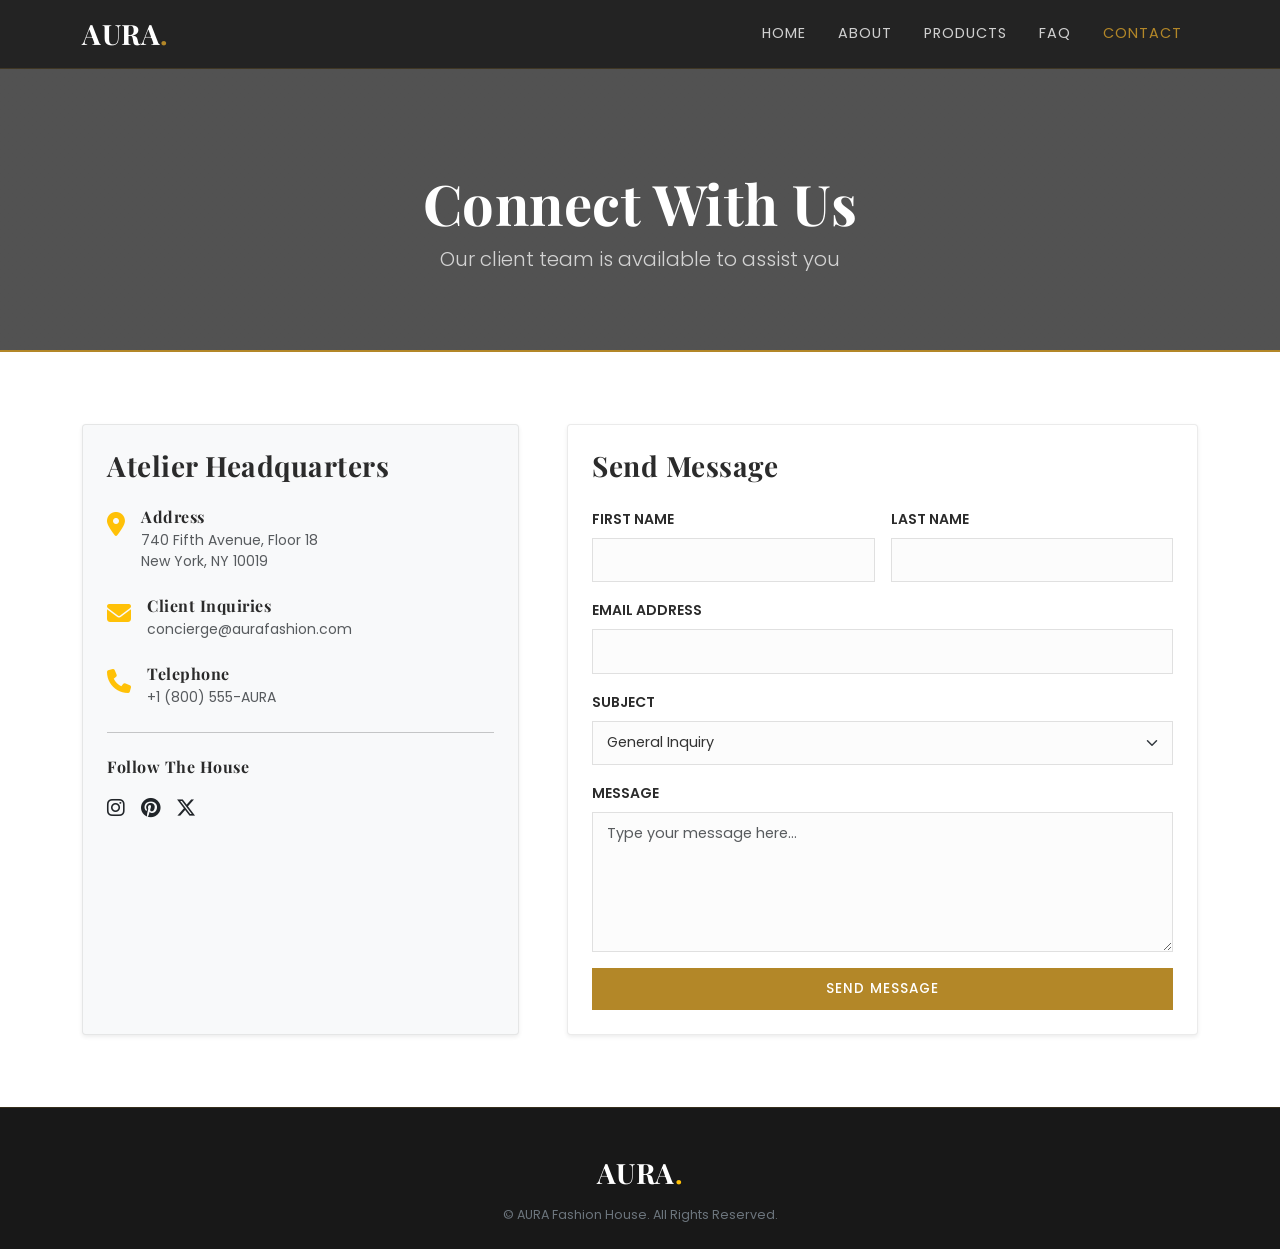
<file: contact.html>
<!DOCTYPE html>
<html lang="en">
<head>
  <meta charset="UTF-8">
  <meta name="viewport" content="width=device-width, initial-scale=1.0">
  <title>Contact Us | AURA Fashion House</title>
  
  <link href="https://cdn.jsdelivr.net/npm/bootstrap@5.3.2/dist/css/bootstrap.min.css" rel="stylesheet">
  <link rel="stylesheet" href="https://cdnjs.cloudflare.com/ajax/libs/font-awesome/6.4.0/css/all.min.css">
  <link rel="stylesheet" href="style.css">

  <style>
    /* Custom Hovering Board Effects */
    .hover-card {
      transition: transform 0.3s cubic-bezier(0.165, 0.84, 0.44, 1), box-shadow 0.3s cubic-bezier(0.165, 0.84, 0.44, 1);
      border-radius: 4px;
      border: 1px solid rgba(0, 0, 0, 0.08) !important;
    }

    .hover-card:hover {
      transform: translateY(-8px);
      box-shadow: 0 15px 30px rgba(0, 0, 0, 0.12) !important;
    }

    /* Standardized Form Input Styling */
    .custom-form-control {
      background-color: #fcfcfc;
      border: 1px solid #e0e0e0;
      color: #333333;
      padding: 0.65rem 0.9rem;
      font-size: 0.9rem;
      transition: border-color 0.25s ease, box-shadow 0.25s ease;
    }

    .custom-form-control:focus {
      background-color: #ffffff;
      border-color: var(--accent-color, #d4af37);
      box-shadow: 0 0 0 0.2rem rgba(212, 175, 55, 0.15);
      color: #111111;
    }

    /* Fixed Standard Size & Resizing Rules for Message Textarea */
    textarea.custom-form-control {
      height: 140px;
      resize: vertical;
      min-height: 100px;
      max-height: 250px;
    }
  </style>
</head>
<body>

  <!-- NAVIGATION BAR -->
  <nav class="navbar navbar-expand-lg navbar-dark navbar-custom sticky-top">
    <div class="container">
      <a class="navbar-brand fw-bold fs-3 text-uppercase" href="index.html">AURA<span style="color: var(--accent-color, #d4af37);">.</span></a>
      <button class="navbar-toggler border-0" type="button" data-bs-toggle="collapse" data-bs-target="#navMenu">
        <span class="navbar-toggler-icon"></span>
      </button>
      <div class="collapse navbar-collapse" id="navMenu">
        <ul class="navbar-nav ms-auto text-uppercase">
          <li class="nav-item"><a class="nav-link" href="index.html">Home</a></li>
          <li class="nav-item"><a class="nav-link" href="about.html">About</a></li>
          <li class="nav-item"><a class="nav-link" href="products.html">Products</a></li>
          <li class="nav-item"><a class="nav-link" href="faq.html">FAQ</a></li>
          <li class="nav-item"><a class="nav-link active" href="contact.html">Contact</a></li>
        </ul>
      </div>
    </div>
  </nav>

  <!-- PAGE HEADER -->
  <header class="page-header">
    <div class="container">
      <h1 class="display-4 fw-bold">Connect With Us</h1>
      <p class="lead opacity-75">Our client team is available to assist you</p>
    </div>
  </header>

  <!-- CONTACT FORM & DETAILS SECTION -->
  <section class="py-5 bg-white">
    <div class="container py-4">
      <div class="row g-5">
        
        <!-- Contact Info Left Column (Hover Board) -->
        <div class="col-lg-5">
          <div class="p-4 bg-light h-100 shadow-sm hover-card">
            <h3 class="fw-bold mb-4">Atelier Headquarters</h3>
            
            <div class="d-flex align-items-start mb-4">
              <div class="fs-4 text-warning me-3"><i class="fa-solid fa-location-dot"></i></div>
              <div>
                <h6 class="fw-bold mb-1">Address</h6>
                <p class="text-muted small mb-0">740 Fifth Avenue, Floor 18<br>New York, NY 10019</p>
              </div>
            </div>

            <div class="d-flex align-items-start mb-4">
              <div class="fs-4 text-warning me-3"><i class="fa-solid fa-envelope"></i></div>
              <div>
                <h6 class="fw-bold mb-1">Client Inquiries</h6>
                <p class="text-muted small mb-0">concierge@aurafashion.com</p>
              </div>
            </div>

            <div class="d-flex align-items-start mb-4">
              <div class="fs-4 text-warning me-3"><i class="fa-solid fa-phone"></i></div>
              <div>
                <h6 class="fw-bold mb-1">Telephone</h6>
                <p class="text-muted small mb-0">+1 (800) 555-AURA</p>
              </div>
            </div>

            <hr class="my-4">
            <h6 class="fw-bold mb-3">Follow The House</h6>
            <div class="d-flex gap-3 fs-5">
              <a href="#" class="text-dark"><i class="fa-brands fa-instagram"></i></a>
              <a href="#" class="text-dark"><i class="fa-brands fa-pinterest"></i></a>
              <a href="#" class="text-dark"><i class="fa-brands fa-x-twitter"></i></a>
            </div>
          </div>
        </div>

        <!-- Contact Form Right Column (Hover Board) -->
        <div class="col-lg-7">
          <form onsubmit="event.preventDefault();" class="p-4 bg-white shadow-sm hover-card">
            <h3 class="fw-bold mb-4">Send Message</h3>
            
            <div class="row g-3">
              <div class="col-md-6">
                <label class="form-label fw-semibold small text-uppercase">First Name</label>
                <input type="text" class="form-control rounded-0 custom-form-control" required>
              </div>
              <div class="col-md-6">
                <label class="form-label fw-semibold small text-uppercase">Last Name</label>
                <input type="text" class="form-control rounded-0 custom-form-control" required>
              </div>
              <div class="col-12">
                <label class="form-label fw-semibold small text-uppercase">Email Address</label>
                <input type="email" class="form-control rounded-0 custom-form-control" required>
              </div>
              <div class="col-12">
                <label class="form-label fw-semibold small text-uppercase">Subject</label>
                <select class="form-select rounded-0 custom-form-control">
                  <option selected>General Inquiry</option>
                  <option>Order Status</option>
                  <option>Bespoke Consultation</option>
                  <option>Press & Media</option>
                </select>
              </div>
              <div class="col-12">
                <label class="form-label fw-semibold small text-uppercase">Message</label>
                <textarea class="form-control rounded-0 custom-form-control" placeholder="Type your message here..." required></textarea>
              </div>
              <div class="col-12">
                <button type="submit" class="btn btn-gold w-100">Send Message</button>
              </div>
            </div>
          </form>
        </div>

      </div>
    </div>
  </section>

  <!-- FOOTER SECTION -->
  <footer class="pt-5 pb-4">
    <div class="container text-center">
      <h3 class="text-white fw-bold mb-3">AURA<span class="text-warning">.</span></h3>
      <p class="small text-secondary mb-0">&copy; AURA Fashion House. All Rights Reserved.</p>
    </div>
  </footer>

  <script src="https://cdn.jsdelivr.net/npm/bootstrap@5.3.2/dist/js/bootstrap.bundle.min.js"></script>
</body>
</html>
</file>
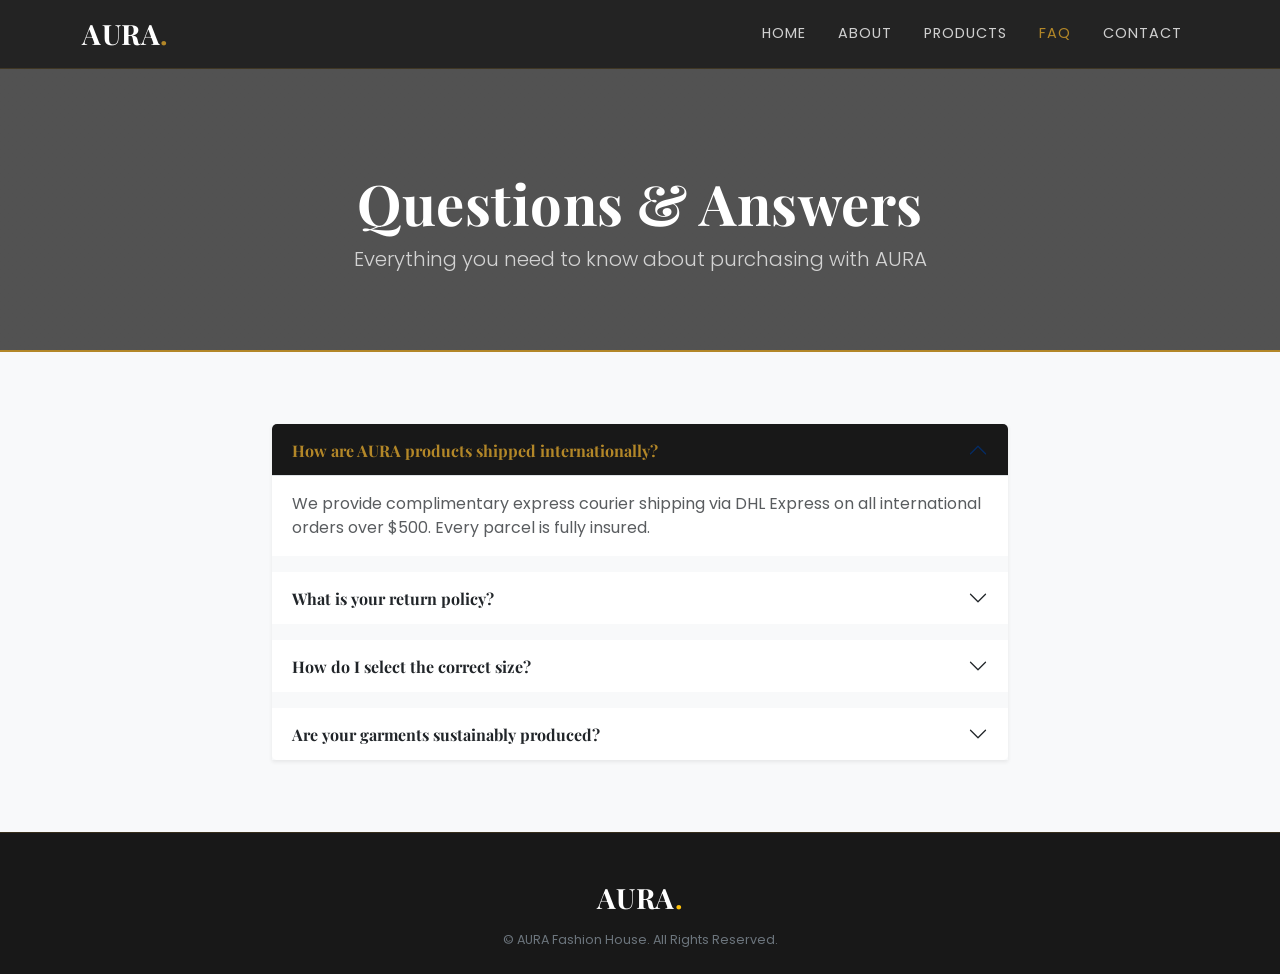
<file: faq.html>
<!DOCTYPE html>
<html lang="en">
<head>
  <meta charset="UTF-8">
  <meta name="viewport" content="width=device-width, initial-scale=1.0">
  <title>Frequently Asked Questions | AURA</title>
  
  <link href="https://cdn.jsdelivr.net/npm/bootstrap@5.3.2/dist/css/bootstrap.min.css" rel="stylesheet">
  <link rel="stylesheet" href="https://cdnjs.cloudflare.com/ajax/libs/font-awesome/6.4.0/css/all.min.css">
  <link rel="stylesheet" href="style.css">
</head>
<body>

  <!-- NAVIGATION BAR -->
  <nav class="navbar navbar-expand-lg navbar-dark navbar-custom sticky-top">
    <div class="container">
      <a class="navbar-brand fw-bold fs-3 text-uppercase" href="index.html">AURA<span style="color: var(--accent-color);">.</span></a>
      <button class="navbar-toggler border-0" type="button" data-bs-toggle="collapse" data-bs-target="#navMenu">
        <span class="navbar-toggler-icon"></span>
      </button>
      <div class="collapse navbar-collapse" id="navMenu">
        <ul class="navbar-nav ms-auto text-uppercase">
          <li class="nav-item"><a class="nav-link" href="index.html">Home</a></li>
          <li class="nav-item"><a class="nav-link" href="about.html">About</a></li>
          <li class="nav-item"><a class="nav-link" href="products.html">Products</a></li>
          <li class="nav-item"><a class="nav-link active" href="faq.html">FAQ</a></li>
          <li class="nav-item"><a class="nav-link" href="contact.html">Contact</a></li>
        </ul>
      </div>
    </div>
  </nav>

  <!-- PAGE HEADER -->
  <header class="page-header">
    <div class="container">
      <h1 class="display-4 fw-bold">Questions & Answers</h1>
      <p class="lead opacity-75">Everything you need to know about purchasing with AURA</p>
    </div>
  </header>

  <!-- FAQ ACCORDION SECTION -->
  <section class="py-5 bg-light">
    <div class="container py-4">
      <div class="row justify-content-center">
        <div class="col-lg-8">
          
          <div class="accordion shadow-sm" id="faqAccordion">
            
            <!-- Question 1 -->
            <div class="accordion-item border-0 mb-3">
              <h2 class="accordion-header" id="headingOne">
                <button class="accordion-button fw-bold" type="button" data-bs-toggle="collapse" data-bs-target="#collapseOne">
                  How are AURA products shipped internationally?
                </button>
              </h2>
              <div id="collapseOne" class="accordion-collapse collapse show" data-bs-parent="#faqAccordion">
                <div class="accordion-body text-muted">
                  We provide complimentary express courier shipping via DHL Express on all international orders over $500. Every parcel is fully insured.
                </div>
              </div>
            </div>

            <!-- Question 2 -->
            <div class="accordion-item border-0 mb-3">
              <h2 class="accordion-header" id="headingTwo">
                <button class="accordion-button collapsed fw-bold" type="button" data-bs-toggle="collapse" data-bs-target="#collapseTwo">
                  What is your return policy?
                </button>
              </h2>
              <div id="collapseTwo" class="accordion-collapse collapse" data-bs-parent="#faqAccordion">
                <div class="accordion-body text-muted">
                  We accept returns within 14 days of receipt for unworn items in original packaging with security tags attached.
                </div>
              </div>
            </div>

            <!-- Question 3 -->
            <div class="accordion-item border-0 mb-3">
              <h2 class="accordion-header" id="headingThree">
                <button class="accordion-button collapsed fw-bold" type="button" data-bs-toggle="collapse" data-bs-target="#collapseThree">
                  How do I select the correct size?
                </button>
              </h2>
              <div id="collapseThree" class="accordion-collapse collapse" data-bs-parent="#faqAccordion">
                <div class="accordion-body text-muted">
                  Specific garment measurements are listed under each product entry. You can also consult our sizing guide on the contact page.
                </div>
              </div>
            </div>

            <!-- Question 4 -->
            <div class="accordion-item border-0">
              <h2 class="accordion-header" id="headingFour">
                <button class="accordion-button collapsed fw-bold" type="button" data-bs-toggle="collapse" data-bs-target="#collapseFour">
                  Are your garments sustainably produced?
                </button>
              </h2>
              <div id="collapseFour" class="accordion-collapse collapse" data-bs-parent="#faqAccordion">
                <div class="accordion-body text-muted">
                  Yes, 100% of our collections are manufactured in limited production runs to eliminate waste and prevent overproduction.
                </div>
              </div>
            </div>

          </div>

        </div>
      </div>
    </div>
  </section>

  <!-- FOOTER SECTION -->
  <footer class="pt-5 pb-4">
    <div class="container text-center">
      <h3 class="text-white fw-bold mb-3">AURA<span class="text-warning">.</span></h3>
      <p class="small text-secondary mb-0">&copy; AURA Fashion House. All Rights Reserved.</p>
    </div>
  </footer>

  <script src="https://cdn.jsdelivr.net/npm/bootstrap@5.3.2/dist/js/bootstrap.bundle.min.js"></script>
</body>
</html>
</file>
<file: style.css>
/* Import Google Fonts: Playfair Display for headings and Poppins for body text */
@import url('https://fonts.googleapis.com/css2?family=Playfair+Display:wght@600;700&family=Poppins:wght@300;400;500;600&display=swap');

/* Define CSS Custom Properties (Variables) for consistent branding */
:root {
  --primary-color: #181818;    /* Dim Black */
  --secondary-bg: #222222;     /* Lighter Dim Black for cards & accents */
  --accent-color: #b38728;     /* Dark Gold */
  --accent-hover: #8c671b;     /* Deeper Dark Gold for hover states */
  --light-bg: #f4f4f4;         /* Soft light background */
  --font-heading: 'Playfair Display', serif;
  --font-body: 'Poppins', sans-serif;
}

/* Base Body Styles */
body {
  font-family: var(--font-body);
  color: #2b2b2b;
  background-color: #ffffff;
  overflow-x: hidden;
}

/* Base Heading Styles */
h1, h2, h3, h4, h5, h6, .navbar-brand {
  font-family: var(--font-heading);
  letter-spacing: 0.5px;
}

/* Custom Navigation Bar with Glassmorphism Effect */
.navbar-custom {
  background-color: rgba(24, 24, 24, 0.95) !important;
  backdrop-filter: blur(8px);
  transition: all 0.3s ease;
  border-bottom: 1px solid rgba(179, 135, 40, 0.2);
}

/* Custom Navigation Links */
.navbar-custom .nav-link {
  color: #d0d0d0 !important;
  font-size: 0.9rem;
  text-transform: uppercase;
  letter-spacing: 1px;
  margin: 0 8px;
  transition: color 0.3s ease;
}

/* Navigation Link Hover & Active States */
.navbar-custom .nav-link:hover,
.navbar-custom .nav-link.active {
  color: var(--accent-color) !important;
}

/* Hero Section Background & Overlay */
.hero-wrapper {
  background: linear-gradient(rgba(24, 24, 24, 0.65), rgba(24, 24, 24, 0.65)),
              url('https://images.unsplash.com/photo-1490481651871-ab68de25d43d?auto=format&fit=crop&w=1600&q=80') center/cover no-repeat;
  min-height: 85vh;
  display: flex;
  align-items: center;
}

/* Header Banner for Inner Pages */
.page-header {
  background: linear-gradient(rgba(24, 24, 24, 0.75), rgba(24, 24, 24, 0.75)),
              url('https://images.unsplash.com/photo-1441986300917-64674bd600d8?auto=format&fit=crop&w=1600&q=80') center/cover no-repeat;
  padding: 100px 0 60px 0;
  color: #ffffff;
  text-align: center;
  border-bottom: 2px solid var(--accent-color);
}

/* Custom Product & Category Cards */
.custom-card {
  border: none;
  border-radius: 0;
  transition: transform 0.3s ease, box-shadow 0.3s ease;
}

/* Custom Card Hover Animation */
.custom-card:hover {
  transform: translateY(-8px);
  box-shadow: 0 12px 25px rgba(24, 24, 24, 0.18) !important;
}

/* Product Image Overflow Handling */
.product-img-container {
  overflow: hidden;
  position: relative;
}

/* Image Zoom Effect on Hover */
.product-img-container img {
  transition: transform 0.5s ease;
}

.custom-card:hover .product-img-container img {
  transform: scale(1.08);
}

/* Custom Dark Gold Button */
.btn-gold {
  background-color: var(--accent-color);
  color: #ffffff;
  border: 1px solid var(--accent-color);
  border-radius: 0;
  text-transform: uppercase;
  letter-spacing: 1px;
  font-size: 0.85rem;
  font-weight: 500;
  padding: 10px 24px;
  transition: all 0.3s ease;
}

.btn-gold:hover {
  background-color: var(--accent-hover);
  border-color: var(--accent-hover);
  color: #ffffff;
}

/* Custom Dim Black Outline Button */
.btn-outline-dark-custom {
  border: 1px solid var(--primary-color);
  color: var(--primary-color);
  border-radius: 0;
  text-transform: uppercase;
  letter-spacing: 1px;
  font-size: 0.85rem;
  padding: 10px 24px;
  transition: all 0.3s ease;
}

.btn-outline-dark-custom:hover {
  background-color: var(--primary-color);
  color: #ffffff;
}

/* Custom Accordion Styling for FAQ Page */
.accordion-button:not(.collapsed) {
  color: var(--accent-color);
  background-color: var(--primary-color);
}

.accordion-button:focus {
  box-shadow: none;
  border-color: rgba(179, 135, 40, 0.5);
}

/* Footer Custom Styling */
footer {
  background-color: var(--primary-color);
  color: #a0a0a0;
  font-size: 0.9rem;
  border-top: 1px solid rgba(179, 135, 40, 0.2);
}

footer a {
  color: #a0a0a0;
  text-decoration: none;
  transition: color 0.3s ease;
}

footer a:hover {
  color: var(--accent-color);
}
</file>
